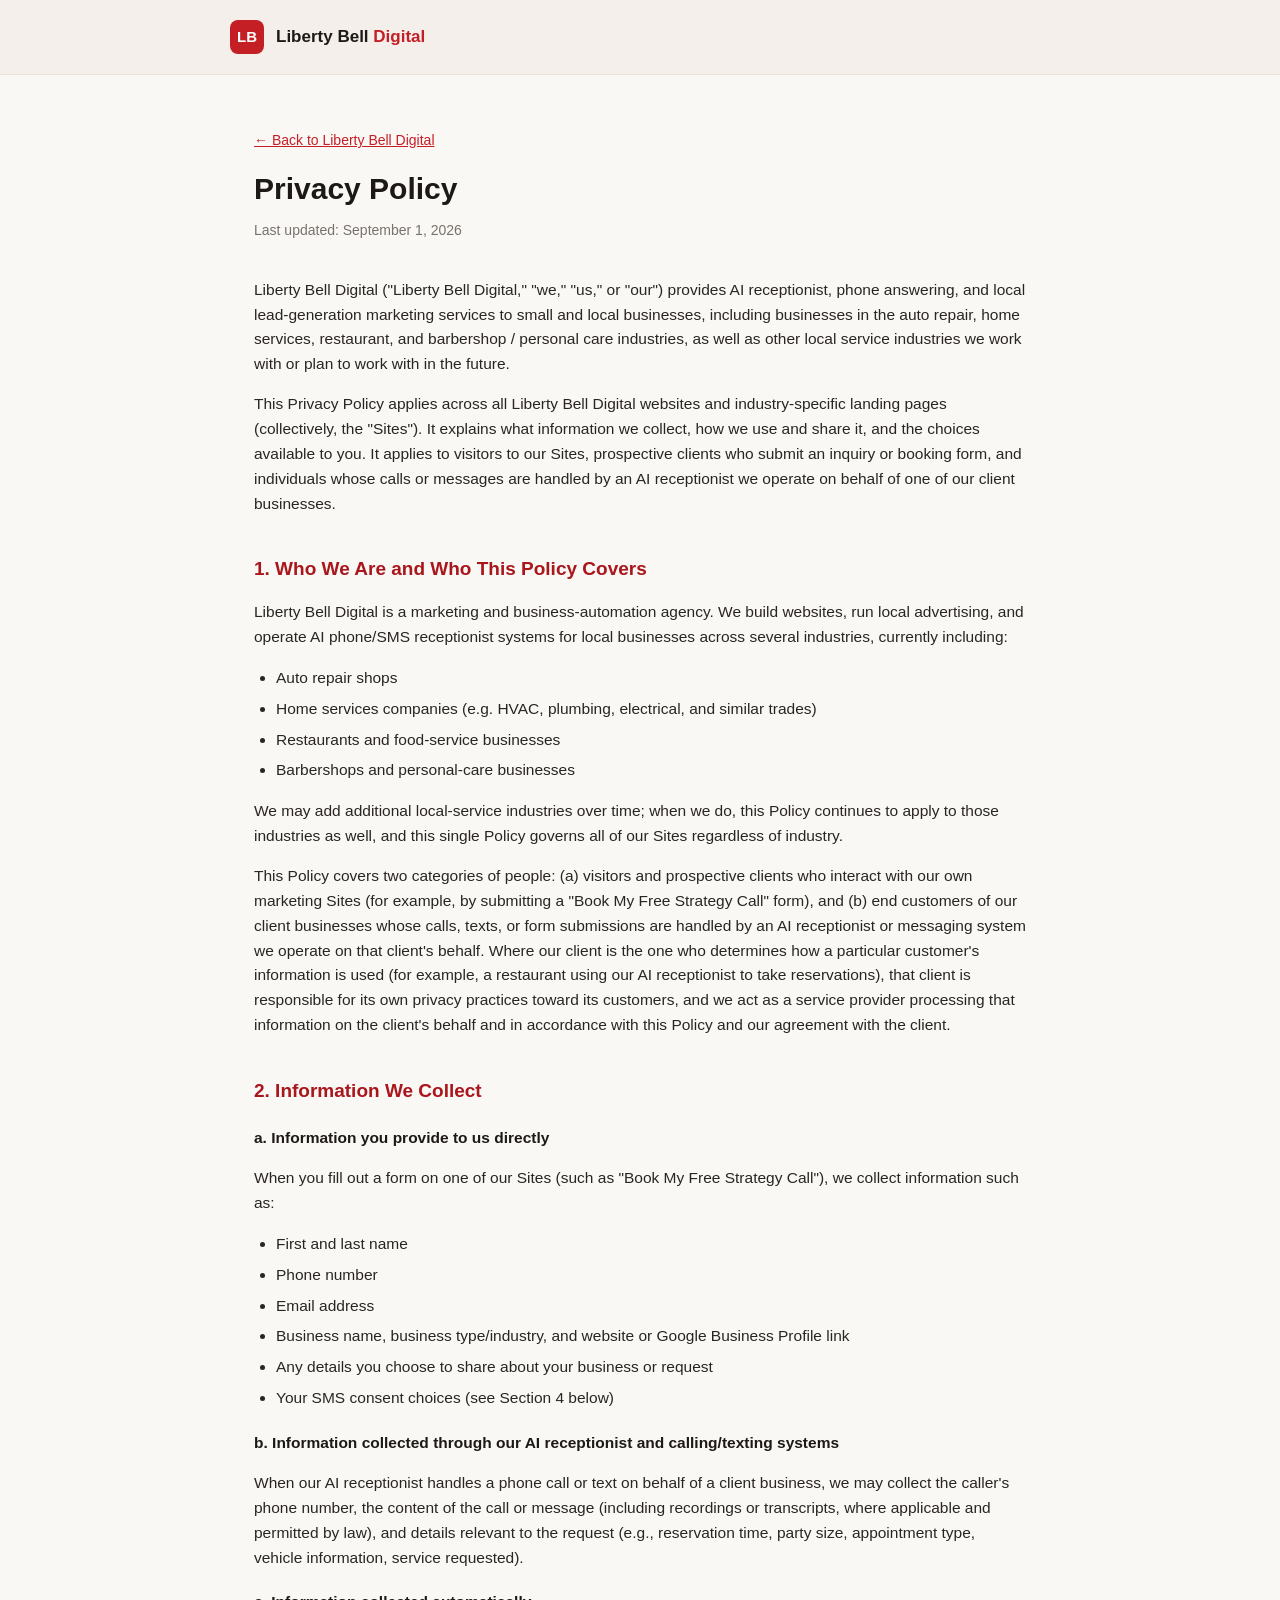
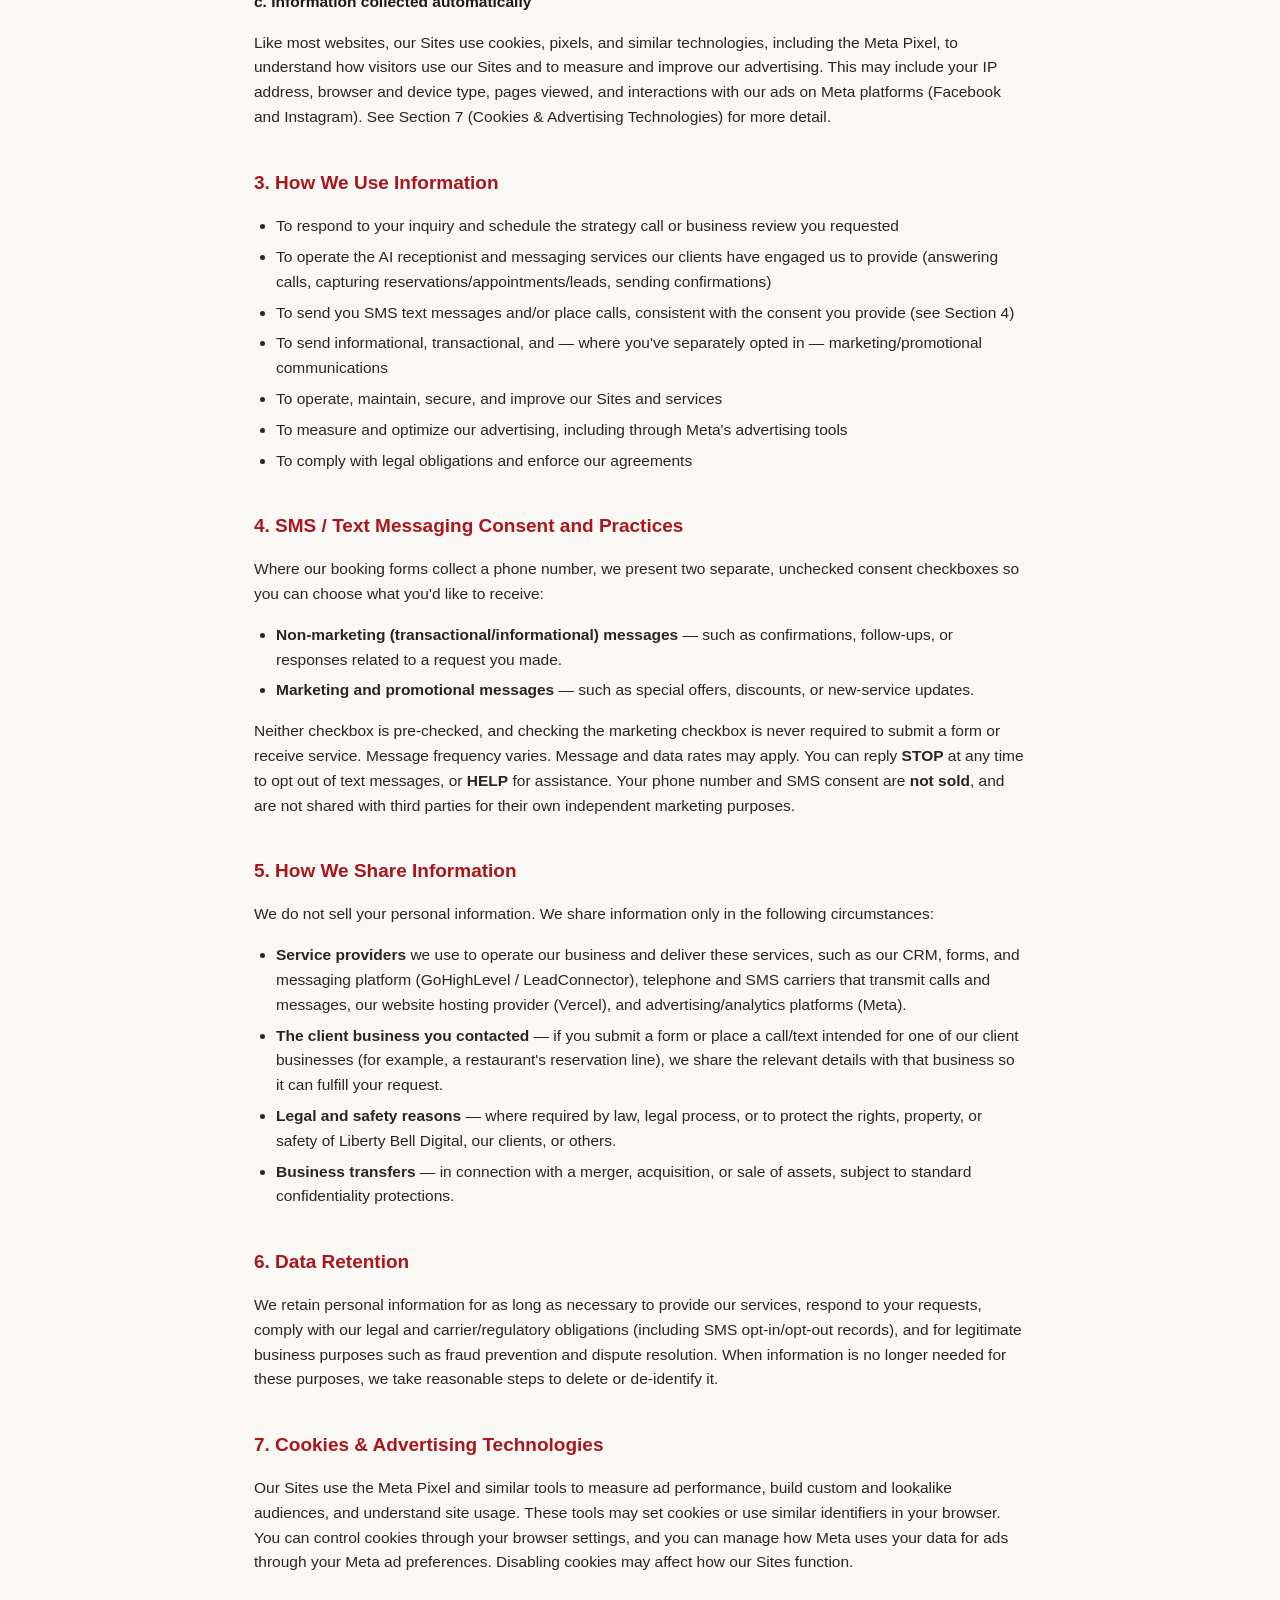
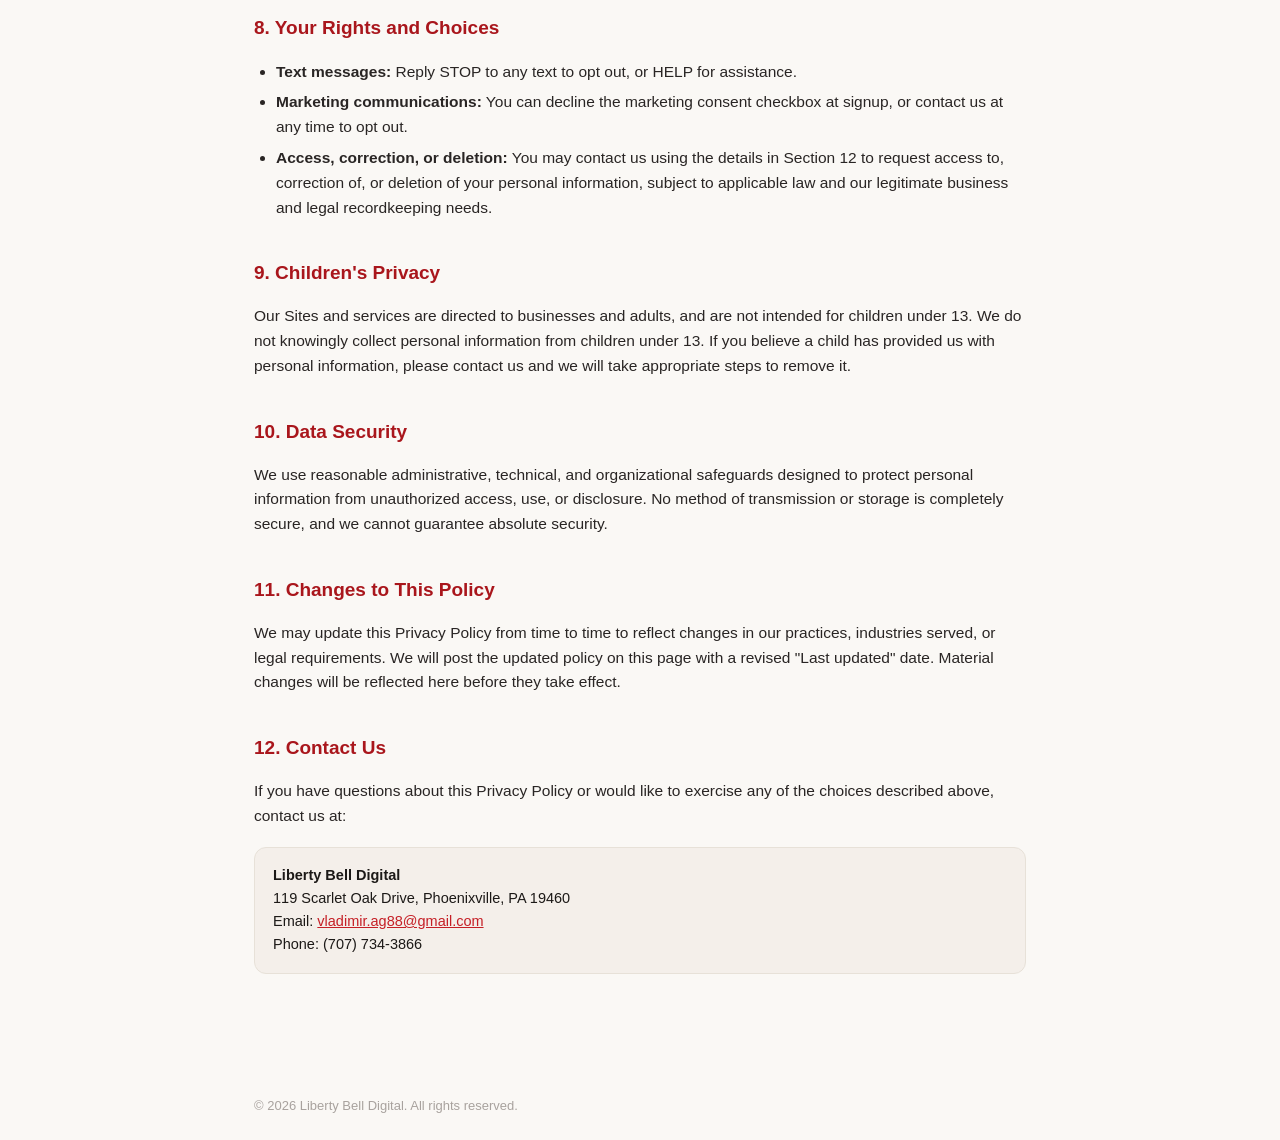
<file: public/privacy-policy.html>
<!DOCTYPE html>
<html lang="en">
<head>
<meta charset="UTF-8" />
<meta name="viewport" content="width=device-width, initial-scale=1.0" />
<title>Privacy Policy | Liberty Bell Digital</title>
<style>
  :root {
    color-scheme: light;
  }
  * { box-sizing: border-box; }
  body {
    margin: 0;
    font-family: -apple-system, BlinkMacSystemFont, "Segoe UI", Roboto, Helvetica, Arial, sans-serif;
    background: #FAF8F5;
    color: #1C1917;
    line-height: 1.6;
  }
  header {
    background: #F4EFEA;
    border-bottom: 1px solid #E7E1D8;
    padding: 20px 24px;
  }
  header .wrap {
    max-width: 820px;
    margin: 0 auto;
    display: flex;
    align-items: center;
    gap: 12px;
  }
  .logo-badge {
    width: 34px;
    height: 34px;
    border-radius: 8px;
    background: #C51F26;
    color: #fff;
    display: flex;
    align-items: center;
    justify-content: center;
    font-weight: 700;
    font-size: 15px;
    flex-shrink: 0;
  }
  header .brand {
    font-weight: 800;
    font-size: 17px;
  }
  header .brand span { color: #C51F26; }
  main {
    max-width: 820px;
    margin: 0 auto;
    padding: 40px 24px 80px;
  }
  h1 {
    font-size: 30px;
    margin: 0 0 6px;
  }
  .updated {
    color: #78716C;
    font-size: 14px;
    margin: 0 0 36px;
  }
  h2 {
    font-size: 19px;
    margin: 38px 0 10px;
    color: #A9161C;
  }
  h3 {
    font-size: 15.5px;
    margin: 20px 0 6px;
  }
  p, li { font-size: 15.5px; color: #292524; }
  ul, ol { padding-left: 22px; }
  li { margin-bottom: 6px; }
  a { color: #C51F26; }
  .callout {
    background: #F4EFEA;
    border: 1px solid #E7E1D8;
    border-radius: 12px;
    padding: 16px 18px;
    margin: 18px 0;
    font-size: 14.5px;
  }
  table {
    width: 100%;
    border-collapse: collapse;
    margin: 14px 0;
    font-size: 14.5px;
  }
  th, td {
    text-align: left;
    padding: 8px 10px;
    border: 1px solid #E7E1D8;
    vertical-align: top;
  }
  th { background: #F4EFEA; }
  footer {
    max-width: 820px;
    margin: 0 auto;
    padding: 24px;
    color: #A8A29E;
    font-size: 13px;
  }
  .back-link { font-size: 14px; }
</style>
</head>
<body>
<header>
  <div class="wrap">
    <div class="logo-badge">LB</div>
    <div class="brand">Liberty Bell <span>Digital</span></div>
  </div>
</header>
<main>
  <p class="back-link"><a href="/">&larr; Back to Liberty Bell Digital</a></p>
  <h1>Privacy Policy</h1>
  <p class="updated">Last updated: September 1, 2026</p>

  <p>Liberty Bell Digital ("Liberty Bell Digital," "we," "us," or "our") provides AI receptionist, phone answering, and local lead-generation marketing services to small and local businesses, including businesses in the auto repair, home services, restaurant, and barbershop / personal care industries, as well as other local service industries we work with or plan to work with in the future.</p>

  <p>This Privacy Policy applies across all Liberty Bell Digital websites and industry-specific landing pages (collectively, the "Sites"). It explains what information we collect, how we use and share it, and the choices available to you. It applies to visitors to our Sites, prospective clients who submit an inquiry or booking form, and individuals whose calls or messages are handled by an AI receptionist we operate on behalf of one of our client businesses.</p>

  <h2>1. Who We Are and Who This Policy Covers</h2>
  <p>Liberty Bell Digital is a marketing and business-automation agency. We build websites, run local advertising, and operate AI phone/SMS receptionist systems for local businesses across several industries, currently including:</p>
  <ul>
    <li>Auto repair shops</li>
    <li>Home services companies (e.g. HVAC, plumbing, electrical, and similar trades)</li>
    <li>Restaurants and food-service businesses</li>
    <li>Barbershops and personal-care businesses</li>
  </ul>
  <p>We may add additional local-service industries over time; when we do, this Policy continues to apply to those industries as well, and this single Policy governs all of our Sites regardless of industry.</p>
  <p>This Policy covers two categories of people: (a) visitors and prospective clients who interact with our own marketing Sites (for example, by submitting a "Book My Free Strategy Call" form), and (b) end customers of our client businesses whose calls, texts, or form submissions are handled by an AI receptionist or messaging system we operate on that client's behalf. Where our client is the one who determines how a particular customer's information is used (for example, a restaurant using our AI receptionist to take reservations), that client is responsible for its own privacy practices toward its customers, and we act as a service provider processing that information on the client's behalf and in accordance with this Policy and our agreement with the client.</p>

  <h2>2. Information We Collect</h2>
  <h3>a. Information you provide to us directly</h3>
  <p>When you fill out a form on one of our Sites (such as "Book My Free Strategy Call"), we collect information such as:</p>
  <ul>
    <li>First and last name</li>
    <li>Phone number</li>
    <li>Email address</li>
    <li>Business name, business type/industry, and website or Google Business Profile link</li>
    <li>Any details you choose to share about your business or request</li>
    <li>Your SMS consent choices (see Section 4 below)</li>
  </ul>
  <h3>b. Information collected through our AI receptionist and calling/texting systems</h3>
  <p>When our AI receptionist handles a phone call or text on behalf of a client business, we may collect the caller's phone number, the content of the call or message (including recordings or transcripts, where applicable and permitted by law), and details relevant to the request (e.g., reservation time, party size, appointment type, vehicle information, service requested).</p>
  <h3>c. Information collected automatically</h3>
  <p>Like most websites, our Sites use cookies, pixels, and similar technologies, including the Meta Pixel, to understand how visitors use our Sites and to measure and improve our advertising. This may include your IP address, browser and device type, pages viewed, and interactions with our ads on Meta platforms (Facebook and Instagram). See Section 7 (Cookies & Advertising Technologies) for more detail.</p>

  <h2>3. How We Use Information</h2>
  <ul>
    <li>To respond to your inquiry and schedule the strategy call or business review you requested</li>
    <li>To operate the AI receptionist and messaging services our clients have engaged us to provide (answering calls, capturing reservations/appointments/leads, sending confirmations)</li>
    <li>To send you SMS text messages and/or place calls, consistent with the consent you provide (see Section 4)</li>
    <li>To send informational, transactional, and — where you've separately opted in — marketing/promotional communications</li>
    <li>To operate, maintain, secure, and improve our Sites and services</li>
    <li>To measure and optimize our advertising, including through Meta's advertising tools</li>
    <li>To comply with legal obligations and enforce our agreements</li>
  </ul>

  <h2>4. SMS / Text Messaging Consent and Practices</h2>
  <p>Where our booking forms collect a phone number, we present two separate, unchecked consent checkboxes so you can choose what you'd like to receive:</p>
  <ul>
    <li><strong>Non-marketing (transactional/informational) messages</strong> &mdash; such as confirmations, follow-ups, or responses related to a request you made.</li>
    <li><strong>Marketing and promotional messages</strong> &mdash; such as special offers, discounts, or new-service updates.</li>
  </ul>
  <p>Neither checkbox is pre-checked, and checking the marketing checkbox is never required to submit a form or receive service. Message frequency varies. Message and data rates may apply. You can reply <strong>STOP</strong> at any time to opt out of text messages, or <strong>HELP</strong> for assistance. Your phone number and SMS consent are <strong>not sold</strong>, and are not shared with third parties for their own independent marketing purposes.</p>

  <h2>5. How We Share Information</h2>
  <p>We do not sell your personal information. We share information only in the following circumstances:</p>
  <ul>
    <li><strong>Service providers</strong> we use to operate our business and deliver these services, such as our CRM, forms, and messaging platform (GoHighLevel / LeadConnector), telephone and SMS carriers that transmit calls and messages, our website hosting provider (Vercel), and advertising/analytics platforms (Meta).</li>
    <li><strong>The client business you contacted</strong> &mdash; if you submit a form or place a call/text intended for one of our client businesses (for example, a restaurant's reservation line), we share the relevant details with that business so it can fulfill your request.</li>
    <li><strong>Legal and safety reasons</strong> &mdash; where required by law, legal process, or to protect the rights, property, or safety of Liberty Bell Digital, our clients, or others.</li>
    <li><strong>Business transfers</strong> &mdash; in connection with a merger, acquisition, or sale of assets, subject to standard confidentiality protections.</li>
  </ul>

  <h2>6. Data Retention</h2>
  <p>We retain personal information for as long as necessary to provide our services, respond to your requests, comply with our legal and carrier/regulatory obligations (including SMS opt-in/opt-out records), and for legitimate business purposes such as fraud prevention and dispute resolution. When information is no longer needed for these purposes, we take reasonable steps to delete or de-identify it.</p>

  <h2>7. Cookies &amp; Advertising Technologies</h2>
  <p>Our Sites use the Meta Pixel and similar tools to measure ad performance, build custom and lookalike audiences, and understand site usage. These tools may set cookies or use similar identifiers in your browser. You can control cookies through your browser settings, and you can manage how Meta uses your data for ads through your Meta ad preferences. Disabling cookies may affect how our Sites function.</p>

  <h2>8. Your Rights and Choices</h2>
  <ul>
    <li><strong>Text messages:</strong> Reply STOP to any text to opt out, or HELP for assistance.</li>
    <li><strong>Marketing communications:</strong> You can decline the marketing consent checkbox at signup, or contact us at any time to opt out.</li>
    <li><strong>Access, correction, or deletion:</strong> You may contact us using the details in Section 12 to request access to, correction of, or deletion of your personal information, subject to applicable law and our legitimate business and legal recordkeeping needs.</li>
  </ul>

  <h2>9. Children's Privacy</h2>
  <p>Our Sites and services are directed to businesses and adults, and are not intended for children under 13. We do not knowingly collect personal information from children under 13. If you believe a child has provided us with personal information, please contact us and we will take appropriate steps to remove it.</p>

  <h2>10. Data Security</h2>
  <p>We use reasonable administrative, technical, and organizational safeguards designed to protect personal information from unauthorized access, use, or disclosure. No method of transmission or storage is completely secure, and we cannot guarantee absolute security.</p>

  <h2>11. Changes to This Policy</h2>
  <p>We may update this Privacy Policy from time to time to reflect changes in our practices, industries served, or legal requirements. We will post the updated policy on this page with a revised "Last updated" date. Material changes will be reflected here before they take effect.</p>

  <h2>12. Contact Us</h2>
  <p>If you have questions about this Privacy Policy or would like to exercise any of the choices described above, contact us at:</p>
  <div class="callout">
    <strong>Liberty Bell Digital</strong><br />
    119 Scarlet Oak Drive, Phoenixville, PA 19460<br />
    Email: <a href="mailto:vladimir.ag88@gmail.com">vladimir.ag88@gmail.com</a><br />
    Phone: (707) 734-3866
  </div>
</main>
<footer>
  &copy; 2026 Liberty Bell Digital. All rights reserved.
</footer>
</body>
</html>
</file>
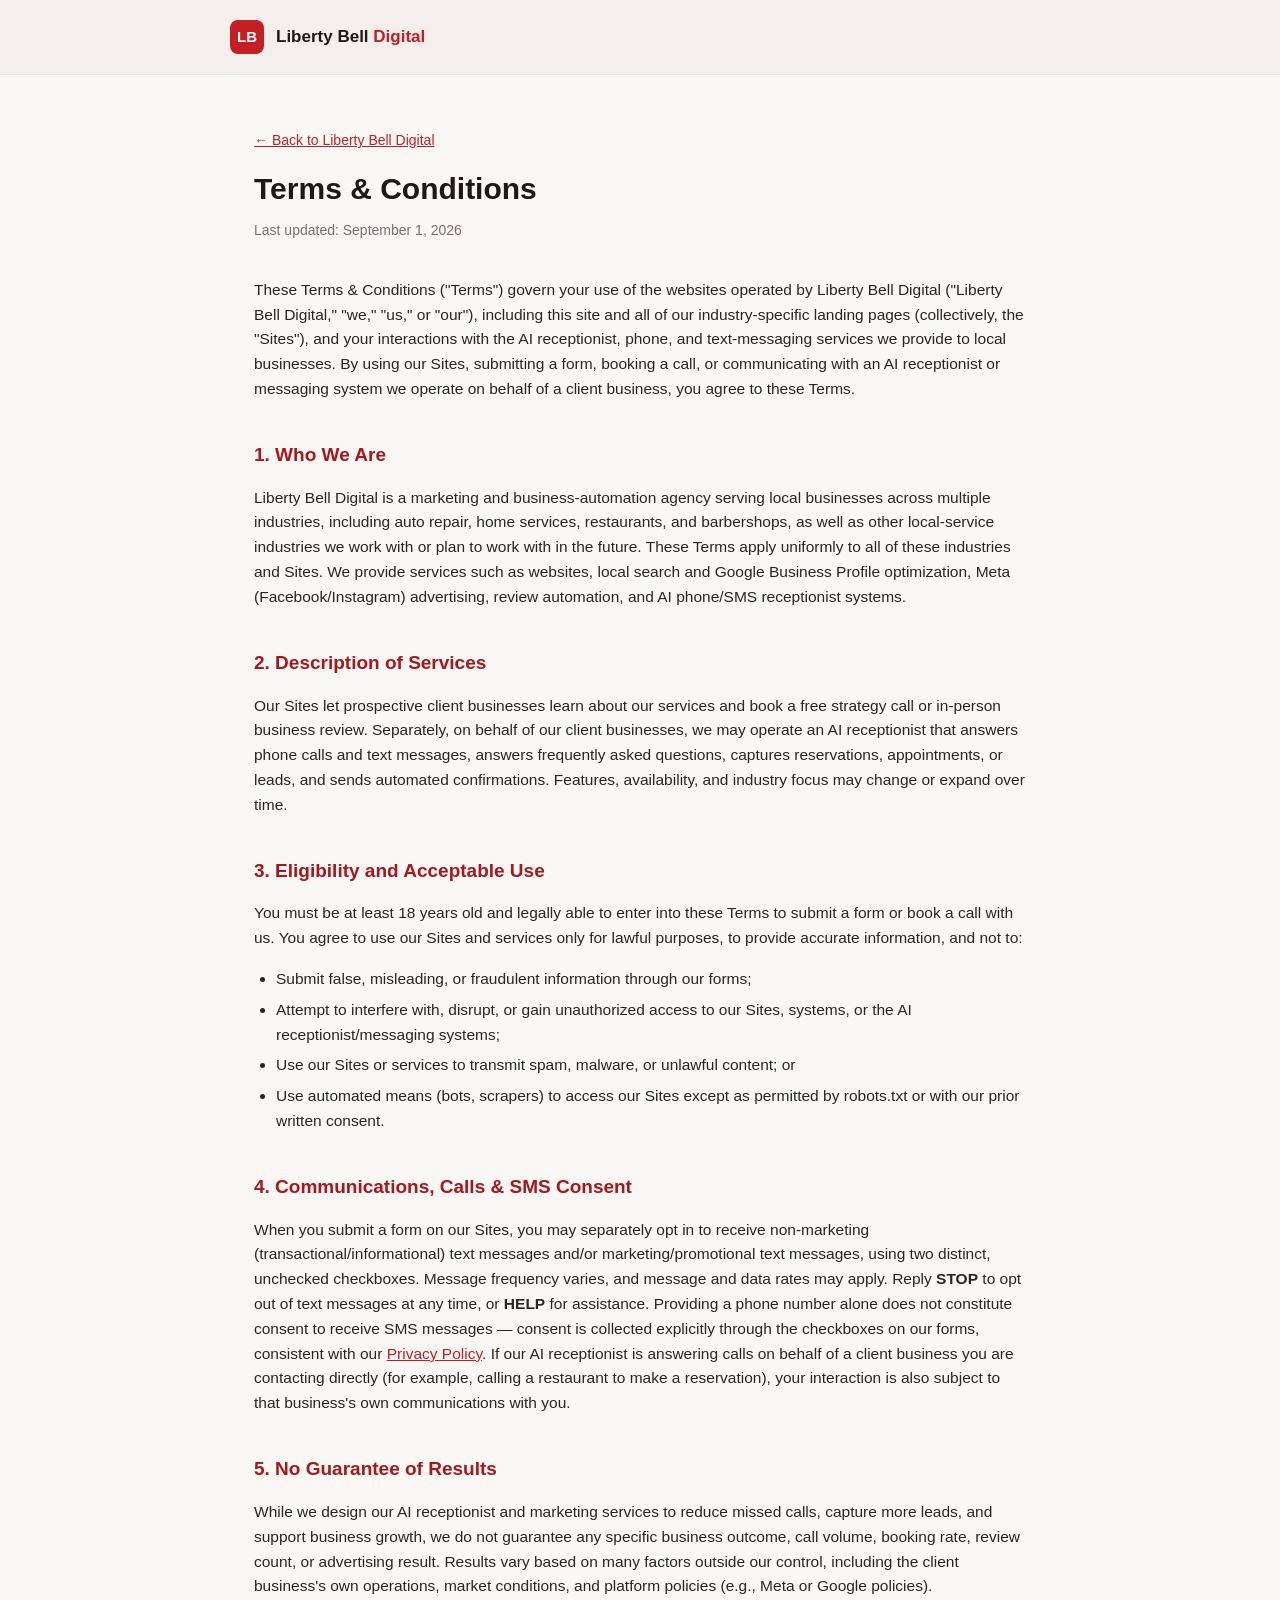
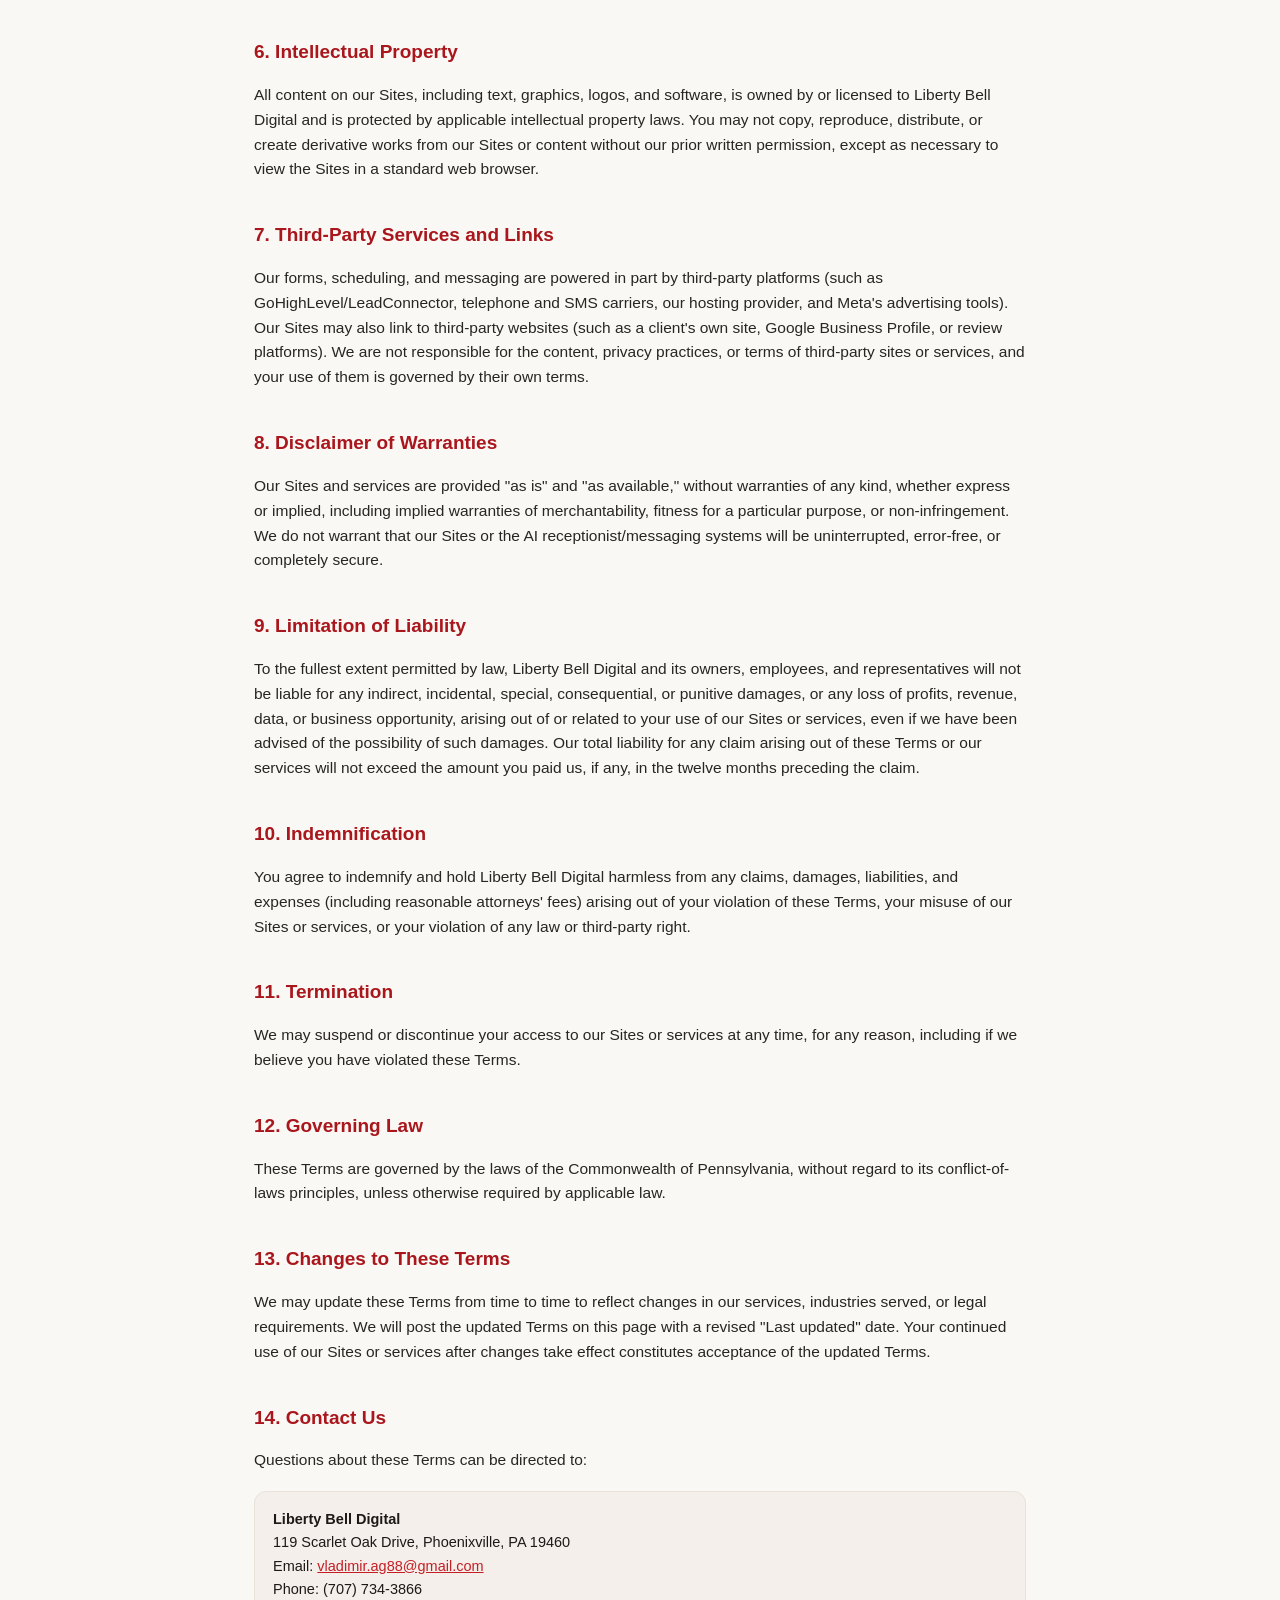
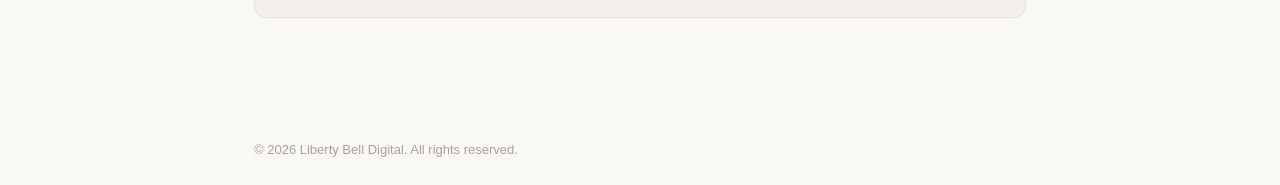
<file: public/terms-of-service.html>
<!DOCTYPE html>
<html lang="en">
<head>
<meta charset="UTF-8" />
<meta name="viewport" content="width=device-width, initial-scale=1.0" />
<title>Terms &amp; Conditions | Liberty Bell Digital</title>
<style>
  :root { color-scheme: light; }
  * { box-sizing: border-box; }
  body {
    margin: 0;
    font-family: -apple-system, BlinkMacSystemFont, "Segoe UI", Roboto, Helvetica, Arial, sans-serif;
    background: #FAF8F5;
    color: #1C1917;
    line-height: 1.6;
  }
  header {
    background: #F4EFEA;
    border-bottom: 1px solid #E7E1D8;
    padding: 20px 24px;
  }
  header .wrap {
    max-width: 820px;
    margin: 0 auto;
    display: flex;
    align-items: center;
    gap: 12px;
  }
  .logo-badge {
    width: 34px;
    height: 34px;
    border-radius: 8px;
    background: #C51F26;
    color: #fff;
    display: flex;
    align-items: center;
    justify-content: center;
    font-weight: 700;
    font-size: 15px;
    flex-shrink: 0;
  }
  header .brand { font-weight: 800; font-size: 17px; }
  header .brand span { color: #C51F26; }
  main { max-width: 820px; margin: 0 auto; padding: 40px 24px 80px; }
  h1 { font-size: 30px; margin: 0 0 6px; }
  .updated { color: #78716C; font-size: 14px; margin: 0 0 36px; }
  h2 { font-size: 19px; margin: 38px 0 10px; color: #A9161C; }
  h3 { font-size: 15.5px; margin: 20px 0 6px; }
  p, li { font-size: 15.5px; color: #292524; }
  ul, ol { padding-left: 22px; }
  li { margin-bottom: 6px; }
  a { color: #C51F26; }
  .callout {
    background: #F4EFEA;
    border: 1px solid #E7E1D8;
    border-radius: 12px;
    padding: 16px 18px;
    margin: 18px 0;
    font-size: 14.5px;
  }
  footer { max-width: 820px; margin: 0 auto; padding: 24px; color: #A8A29E; font-size: 13px; }
  .back-link { font-size: 14px; }
</style>
</head>
<body>
<header>
  <div class="wrap">
    <div class="logo-badge">LB</div>
    <div class="brand">Liberty Bell <span>Digital</span></div>
  </div>
</header>
<main>
  <p class="back-link"><a href="/">&larr; Back to Liberty Bell Digital</a></p>
  <h1>Terms &amp; Conditions</h1>
  <p class="updated">Last updated: September 1, 2026</p>

  <p>These Terms &amp; Conditions ("Terms") govern your use of the websites operated by Liberty Bell Digital ("Liberty Bell Digital," "we," "us," or "our"), including this site and all of our industry-specific landing pages (collectively, the "Sites"), and your interactions with the AI receptionist, phone, and text-messaging services we provide to local businesses. By using our Sites, submitting a form, booking a call, or communicating with an AI receptionist or messaging system we operate on behalf of a client business, you agree to these Terms.</p>

  <h2>1. Who We Are</h2>
  <p>Liberty Bell Digital is a marketing and business-automation agency serving local businesses across multiple industries, including auto repair, home services, restaurants, and barbershops, as well as other local-service industries we work with or plan to work with in the future. These Terms apply uniformly to all of these industries and Sites. We provide services such as websites, local search and Google Business Profile optimization, Meta (Facebook/Instagram) advertising, review automation, and AI phone/SMS receptionist systems.</p>

  <h2>2. Description of Services</h2>
  <p>Our Sites let prospective client businesses learn about our services and book a free strategy call or in-person business review. Separately, on behalf of our client businesses, we may operate an AI receptionist that answers phone calls and text messages, answers frequently asked questions, captures reservations, appointments, or leads, and sends automated confirmations. Features, availability, and industry focus may change or expand over time.</p>

  <h2>3. Eligibility and Acceptable Use</h2>
  <p>You must be at least 18 years old and legally able to enter into these Terms to submit a form or book a call with us. You agree to use our Sites and services only for lawful purposes, to provide accurate information, and not to:</p>
  <ul>
    <li>Submit false, misleading, or fraudulent information through our forms;</li>
    <li>Attempt to interfere with, disrupt, or gain unauthorized access to our Sites, systems, or the AI receptionist/messaging systems;</li>
    <li>Use our Sites or services to transmit spam, malware, or unlawful content; or</li>
    <li>Use automated means (bots, scrapers) to access our Sites except as permitted by robots.txt or with our prior written consent.</li>
  </ul>

  <h2>4. Communications, Calls &amp; SMS Consent</h2>
  <p>When you submit a form on our Sites, you may separately opt in to receive non-marketing (transactional/informational) text messages and/or marketing/promotional text messages, using two distinct, unchecked checkboxes. Message frequency varies, and message and data rates may apply. Reply <strong>STOP</strong> to opt out of text messages at any time, or <strong>HELP</strong> for assistance. Providing a phone number alone does not constitute consent to receive SMS messages &mdash; consent is collected explicitly through the checkboxes on our forms, consistent with our <a href="/privacy-policy">Privacy Policy</a>. If our AI receptionist is answering calls on behalf of a client business you are contacting directly (for example, calling a restaurant to make a reservation), your interaction is also subject to that business's own communications with you.</p>

  <h2>5. No Guarantee of Results</h2>
  <p>While we design our AI receptionist and marketing services to reduce missed calls, capture more leads, and support business growth, we do not guarantee any specific business outcome, call volume, booking rate, review count, or advertising result. Results vary based on many factors outside our control, including the client business's own operations, market conditions, and platform policies (e.g., Meta or Google policies).</p>

  <h2>6. Intellectual Property</h2>
  <p>All content on our Sites, including text, graphics, logos, and software, is owned by or licensed to Liberty Bell Digital and is protected by applicable intellectual property laws. You may not copy, reproduce, distribute, or create derivative works from our Sites or content without our prior written permission, except as necessary to view the Sites in a standard web browser.</p>

  <h2>7. Third-Party Services and Links</h2>
  <p>Our forms, scheduling, and messaging are powered in part by third-party platforms (such as GoHighLevel/LeadConnector, telephone and SMS carriers, our hosting provider, and Meta's advertising tools). Our Sites may also link to third-party websites (such as a client's own site, Google Business Profile, or review platforms). We are not responsible for the content, privacy practices, or terms of third-party sites or services, and your use of them is governed by their own terms.</p>

  <h2>8. Disclaimer of Warranties</h2>
  <p>Our Sites and services are provided "as is" and "as available," without warranties of any kind, whether express or implied, including implied warranties of merchantability, fitness for a particular purpose, or non-infringement. We do not warrant that our Sites or the AI receptionist/messaging systems will be uninterrupted, error-free, or completely secure.</p>

  <h2>9. Limitation of Liability</h2>
  <p>To the fullest extent permitted by law, Liberty Bell Digital and its owners, employees, and representatives will not be liable for any indirect, incidental, special, consequential, or punitive damages, or any loss of profits, revenue, data, or business opportunity, arising out of or related to your use of our Sites or services, even if we have been advised of the possibility of such damages. Our total liability for any claim arising out of these Terms or our services will not exceed the amount you paid us, if any, in the twelve months preceding the claim.</p>

  <h2>10. Indemnification</h2>
  <p>You agree to indemnify and hold Liberty Bell Digital harmless from any claims, damages, liabilities, and expenses (including reasonable attorneys' fees) arising out of your violation of these Terms, your misuse of our Sites or services, or your violation of any law or third-party right.</p>

  <h2>11. Termination</h2>
  <p>We may suspend or discontinue your access to our Sites or services at any time, for any reason, including if we believe you have violated these Terms.</p>

  <h2>12. Governing Law</h2>
  <p>These Terms are governed by the laws of the Commonwealth of Pennsylvania, without regard to its conflict-of-laws principles, unless otherwise required by applicable law.</p>

  <h2>13. Changes to These Terms</h2>
  <p>We may update these Terms from time to time to reflect changes in our services, industries served, or legal requirements. We will post the updated Terms on this page with a revised "Last updated" date. Your continued use of our Sites or services after changes take effect constitutes acceptance of the updated Terms.</p>

  <h2>14. Contact Us</h2>
  <p>Questions about these Terms can be directed to:</p>
  <div class="callout">
    <strong>Liberty Bell Digital</strong><br />
    119 Scarlet Oak Drive, Phoenixville, PA 19460<br />
    Email: <a href="mailto:vladimir.ag88@gmail.com">vladimir.ag88@gmail.com</a><br />
    Phone: (707) 734-3866
  </div>
</main>
<footer>
  &copy; 2026 Liberty Bell Digital. All rights reserved.
</footer>
</body>
</html>
</file>
